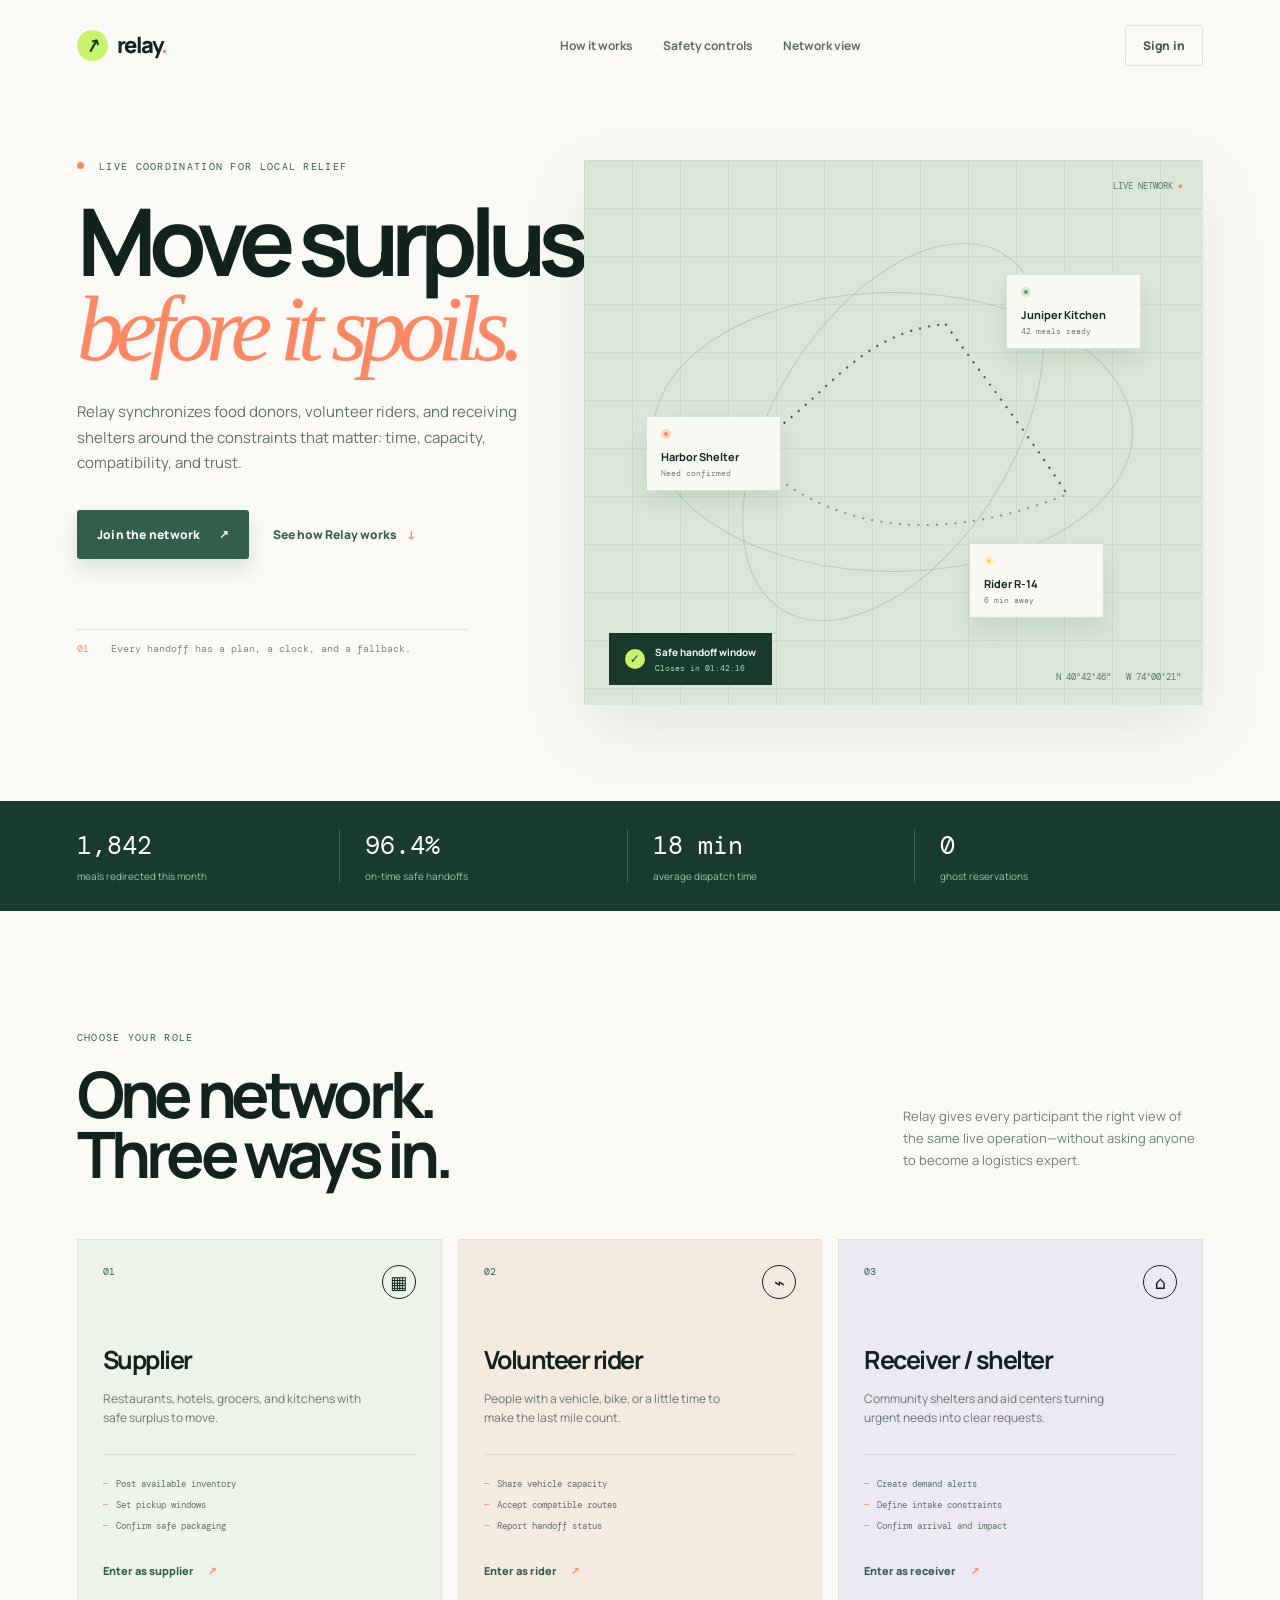
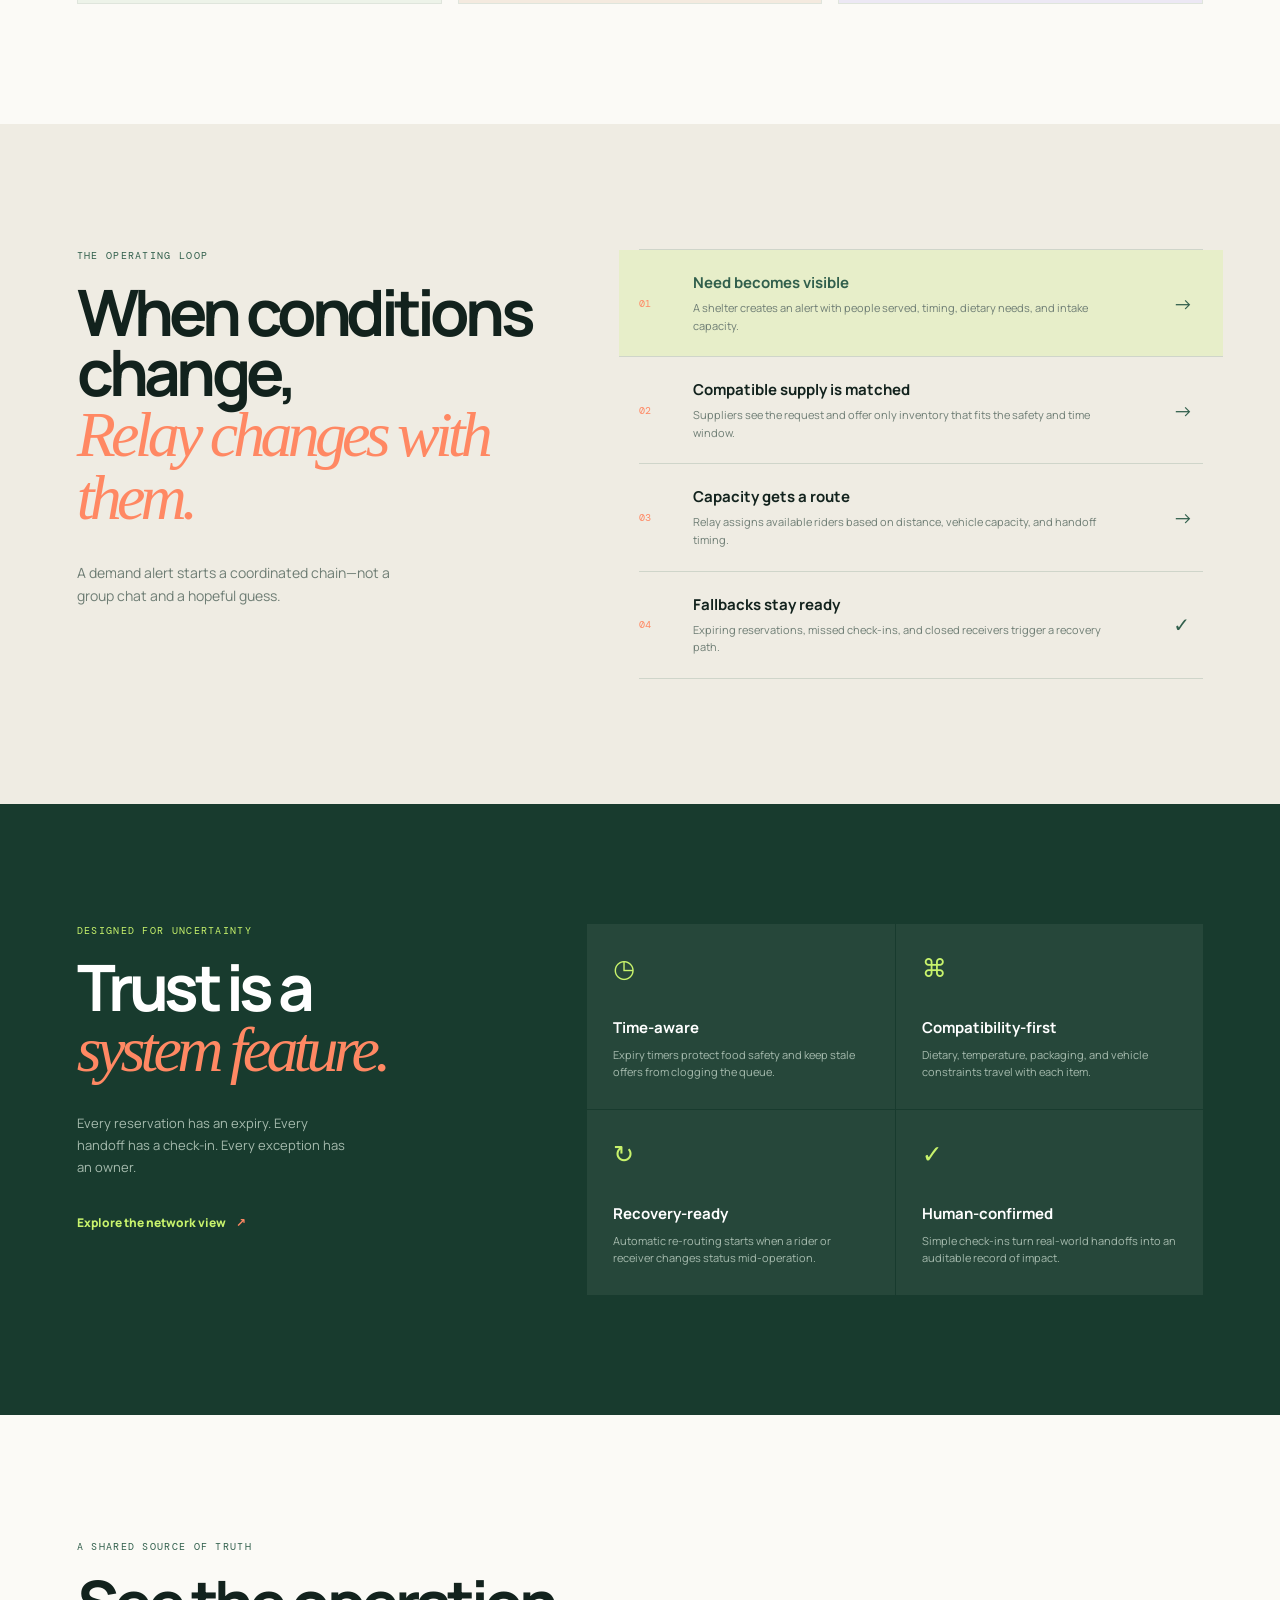
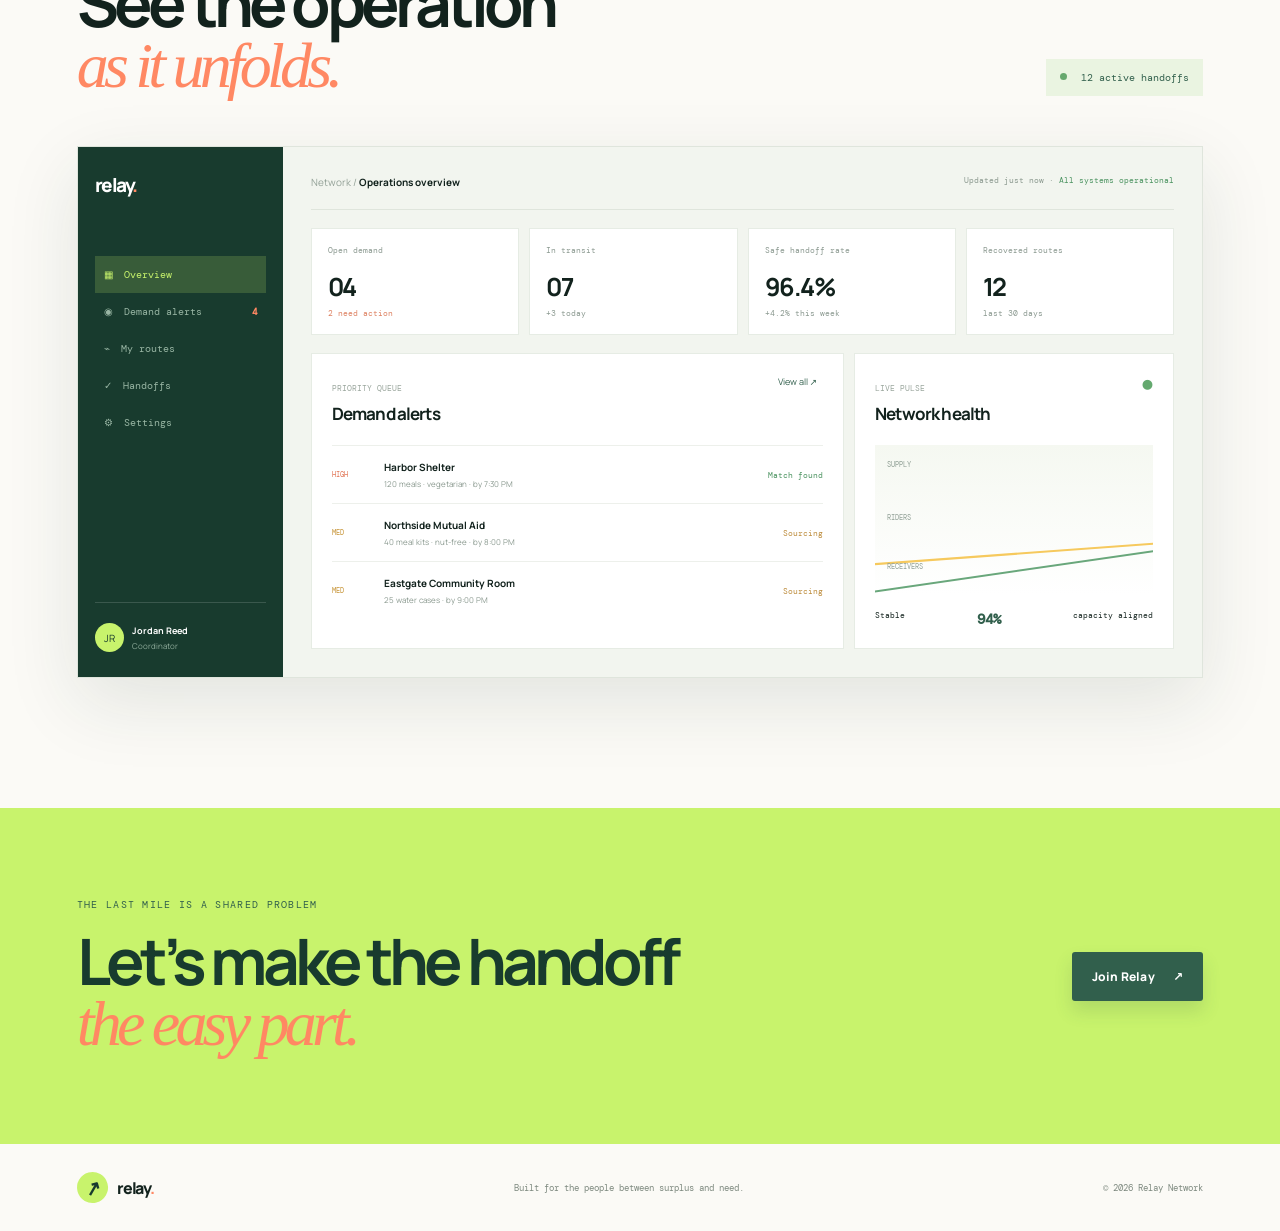
<file: index.html>
<!doctype html>
<html lang="en">
  <head>
    <meta charset="UTF-8" />
    <meta name="viewport" content="width=device-width, initial-scale=1.0" />
    <meta
      name="description"
      content="Relay is a real-time coordination platform for safe, time-critical surplus food and aid redistribution."
    />
    <title>Relay | Last-mile aid coordination</title>
    <link rel="preconnect" href="https://fonts.googleapis.com" />
    <link rel="preconnect" href="https://fonts.gstatic.com" crossorigin />
    <link
      href="https://fonts.googleapis.com/css2?family=DM+Mono:wght@400;500&family=Manrope:wght@400;500;600;700;800&display=swap"
      rel="stylesheet"
    />
    <link rel="stylesheet" href="styles.css" />
  </head>
  <body>
    <div class="app-shell">
      <header class="topbar">
        <a class="brand" href="#home" aria-label="Relay home">
          <span class="brand-mark" aria-hidden="true">↗</span>
          <span>relay<span class="brand-dot">.</span></span>
        </a>
        <nav class="main-nav" aria-label="Primary navigation">
          <a href="#how-it-works">How it works</a>
          <a href="#safety">Safety controls</a>
          <a href="#network">Network view</a>
        </nav>
        <button class="button button-ghost" data-open-auth="signin">Sign in</button>
      </header>

      <main>
        <section class="hero section-pad" id="home">
          <div class="hero-copy">
            <div class="eyebrow"><span class="live-dot"></span> Live coordination for local relief</div>
            <h1>Move surplus<br /><em>before it spoils.</em></h1>
            <p class="hero-lede">
              Relay synchronizes food donors, volunteer riders, and receiving shelters around the constraints that matter:
              time, capacity, compatibility, and trust.
            </p>
            <div class="hero-actions">
              <a class="button button-primary" href="#roles">Join the network <span>↗</span></a>
              <a class="text-link" href="#how-it-works">See how Relay works <span>↓</span></a>
            </div>
            <div class="hero-note"><span>01</span> Every handoff has a plan, a clock, and a fallback.</div>
          </div>

          <div class="hero-visual" aria-label="Live relay network preview">
            <div class="visual-grid"></div>
            <div class="map-orbit orbit-one"></div>
            <div class="map-orbit orbit-two"></div>
            <div class="network-node node-shelter"><span class="node-pulse"></span><strong>Harbor Shelter</strong><small>Need confirmed</small></div>
            <div class="network-node node-donor"><span class="node-pulse pulse-green"></span><strong>Juniper Kitchen</strong><small>42 meals ready</small></div>
            <div class="network-node node-rider"><span class="node-pulse pulse-orange"></span><strong>Rider R-14</strong><small>6 min away</small></div>
            <svg class="route-lines" viewBox="0 0 600 480" role="presentation">
              <path d="M155 255 C230 220, 255 145, 350 135" />
              <path d="M350 135 C390 190, 425 235, 468 300" />
              <path d="M155 255 C225 330, 330 355, 468 300" class="route-muted" />
            </svg>
            <div class="visual-status"><span class="status-icon">✓</span><div><b>Safe handoff window</b><small>Closes in 01:42:16</small></div></div>
            <div class="visual-label label-top">LIVE NETWORK <span>●</span></div>
            <div class="visual-label label-bottom">N 40°42'46" &nbsp; W 74°00'21"</div>
          </div>
        </section>

        <section class="metric-strip section-pad" aria-label="Relay impact metrics">
          <div class="metric"><strong>1,842</strong><span>meals redirected this month</span></div>
          <div class="metric"><strong>96.4%</strong><span>on-time safe handoffs</span></div>
          <div class="metric"><strong>18 min</strong><span>average dispatch time</span></div>
          <div class="metric"><strong>0</strong><span>ghost reservations</span></div>
        </section>

        <section class="roles section-pad" id="roles">
          <div class="section-heading">
            <div><div class="eyebrow">Choose your role</div><h2>One network.<br />Three ways in.</h2></div>
            <p>Relay gives every participant the right view of the same live operation—without asking anyone to become a logistics expert.</p>
          </div>
          <div class="role-grid">
            <article class="role-card role-supplier">
              <div class="card-topline"><span class="role-number">01</span><span class="role-icon">▦</span></div>
              <h3>Supplier</h3><p>Restaurants, hotels, grocers, and kitchens with safe surplus to move.</p>
              <ul><li>Post available inventory</li><li>Set pickup windows</li><li>Confirm safe packaging</li></ul>
              <button class="card-link" data-open-auth="signup" data-role="supplier">Enter as supplier <span>↗</span></button>
            </article>
            <article class="role-card role-rider">
              <div class="card-topline"><span class="role-number">02</span><span class="role-icon">⌁</span></div>
              <h3>Volunteer rider</h3><p>People with a vehicle, bike, or a little time to make the last mile count.</p>
              <ul><li>Share vehicle capacity</li><li>Accept compatible routes</li><li>Report handoff status</li></ul>
              <button class="card-link" data-open-auth="signup" data-role="rider">Enter as rider <span>↗</span></button>
            </article>
            <article class="role-card role-receiver">
              <div class="card-topline"><span class="role-number">03</span><span class="role-icon">⌂</span></div>
              <h3>Receiver / shelter</h3><p>Community shelters and aid centers turning urgent needs into clear requests.</p>
              <ul><li>Create demand alerts</li><li>Define intake constraints</li><li>Confirm arrival and impact</li></ul>
              <button class="card-link" data-open-auth="signup" data-role="receiver">Enter as receiver <span>↗</span></button>
            </article>
          </div>
        </section>

        <section class="workflow section-pad" id="how-it-works">
          <div class="workflow-intro"><div class="eyebrow">The operating loop</div><h2>When conditions change,<br /><em>Relay changes with them.</em></h2><p>A demand alert starts a coordinated chain—not a group chat and a hopeful guess.</p></div>
          <div class="workflow-list">
            <div class="workflow-step active"><span>01</span><div><h3>Need becomes visible</h3><p>A shelter creates an alert with people served, timing, dietary needs, and intake capacity.</p></div><b>→</b></div>
            <div class="workflow-step"><span>02</span><div><h3>Compatible supply is matched</h3><p>Suppliers see the request and offer only inventory that fits the safety and time window.</p></div><b>→</b></div>
            <div class="workflow-step"><span>03</span><div><h3>Capacity gets a route</h3><p>Relay assigns available riders based on distance, vehicle capacity, and handoff timing.</p></div><b>→</b></div>
            <div class="workflow-step"><span>04</span><div><h3>Fallbacks stay ready</h3><p>Expiring reservations, missed check-ins, and closed receivers trigger a recovery path.</p></div><b>✓</b></div>
          </div>
        </section>

        <section class="safety section-pad" id="safety">
          <div class="safety-callout"><div class="eyebrow">Designed for uncertainty</div><h2>Trust is a<br /><em>system feature.</em></h2><p>Every reservation has an expiry. Every handoff has a check-in. Every exception has an owner.</p><a class="text-link" href="#network">Explore the network view <span>↗</span></a></div>
          <div class="safety-grid">
            <div class="safety-item"><span class="safety-symbol">◷</span><div><h3>Time-aware</h3><p>Expiry timers protect food safety and keep stale offers from clogging the queue.</p></div></div>
            <div class="safety-item"><span class="safety-symbol">⌘</span><div><h3>Compatibility-first</h3><p>Dietary, temperature, packaging, and vehicle constraints travel with each item.</p></div></div>
            <div class="safety-item"><span class="safety-symbol">↻</span><div><h3>Recovery-ready</h3><p>Automatic re-routing starts when a rider or receiver changes status mid-operation.</p></div></div>
            <div class="safety-item"><span class="safety-symbol">✓</span><div><h3>Human-confirmed</h3><p>Simple check-ins turn real-world handoffs into an auditable record of impact.</p></div></div>
          </div>
        </section>

        <section class="dashboard-preview section-pad" id="network">
          <div class="dashboard-heading"><div><div class="eyebrow">A shared source of truth</div><h2>See the operation<br /><em>as it unfolds.</em></h2></div><div class="live-chip"><span class="live-dot"></span> 12 active handoffs</div></div>
          <div class="dashboard-shell">
            <aside class="dashboard-sidebar"><div class="mini-brand">relay<span>.</span></div><div class="dash-nav active">▦ <span>Overview</span></div><div class="dash-nav">◉ <span>Demand alerts</span><b>4</b></div><div class="dash-nav">⌁ <span>My routes</span></div><div class="dash-nav">✓ <span>Handoffs</span></div><div class="dash-nav">⚙ <span>Settings</span></div><div class="sidebar-user"><span class="avatar">JR</span><div><b>Jordan Reed</b><small>Coordinator</small></div></div></aside>
            <div class="dashboard-main"><div class="dashboard-toolbar"><div><span class="crumb">Network /</span> <b>Operations overview</b></div><span class="updated">Updated just now · <span class="green-text">All systems operational</span></span></div><div class="dashboard-stat-grid"><div class="dash-stat"><span>Open demand</span><strong>04</strong><small class="orange-text">2 need action</small></div><div class="dash-stat"><span>In transit</span><strong>07</strong><small class="green-text">+3 today</small></div><div class="dash-stat"><span>Safe handoff rate</span><strong>96.4%</strong><small class="green-text">+4.2% this week</small></div><div class="dash-stat"><span>Recovered routes</span><strong>12</strong><small>last 30 days</small></div></div><div class="dashboard-panels"><div class="panel request-panel"><div class="panel-header"><div><span class="panel-kicker">Priority queue</span><h3>Demand alerts</h3></div><button class="small-button">View all ↗</button></div><div class="request-row"><span class="priority high">HIGH</span><div><b>Harbor Shelter</b><small>120 meals · vegetarian · by 7:30 PM</small></div><span class="row-status">Match found</span></div><div class="request-row"><span class="priority medium">MED</span><div><b>Northside Mutual Aid</b><small>40 meal kits · nut-free · by 8:00 PM</small></div><span class="row-status pending">Sourcing</span></div><div class="request-row"><span class="priority medium">MED</span><div><b>Eastgate Community Room</b><small>25 water cases · by 9:00 PM</small></div><span class="row-status pending">Sourcing</span></div></div><div class="panel pulse-panel"><div class="panel-header"><div><span class="panel-kicker">Live pulse</span><h3>Network health</h3></div><span class="health-dot">●</span></div><div class="pulse-chart"><div class="chart-line"></div><span class="chart-label label-a">SUPPLY</span><span class="chart-label label-b">RIDERS</span><span class="chart-label label-c">RECEIVERS</span></div><div class="pulse-footer"><span>Stable</span><b>94%</b><span>capacity aligned</span></div></div></div></div>
          </div>
        </section>

        <section class="final-cta section-pad"><div><div class="eyebrow">The last mile is a shared problem</div><h2>Let’s make the handoff<br /><em>the easy part.</em></h2></div><button class="button button-primary" data-open-auth="signup">Join Relay <span>↗</span></button></section>
      </main>

      <footer class="footer section-pad"><div class="brand"><span class="brand-mark">↗</span><span>relay<span class="brand-dot">.</span></span></div><span>Built for the people between surplus and need.</span><span>© 2026 Relay Network</span></footer>
    </div>

    <div class="modal-backdrop" id="auth-modal" hidden>
      <div class="auth-modal" role="dialog" aria-modal="true" aria-labelledby="auth-title">
        <button class="modal-close" data-close-auth aria-label="Close">×</button>
        <div class="eyebrow">Relay network access</div><h2 id="auth-title">Welcome to <em>Relay.</em></h2><p class="modal-copy">Choose your role to continue into the right operating view.</p>
        <div class="auth-tabs"><button class="auth-tab active" data-auth-tab="signin">Sign in</button><button class="auth-tab" data-auth-tab="signup">Create account</button></div>
        <form id="auth-form"><label>Email address<input type="email" placeholder="you@example.org" required /></label><label>Password<input type="password" placeholder="••••••••" required /></label><label class="role-select-label">I am joining as<select id="role-select"><option value="supplier">A supplier</option><option value="rider">A volunteer rider</option><option value="receiver">A receiver / shelter</option></select></label><button class="button button-primary form-submit" type="submit"><span id="auth-submit-label">Sign in</span><span>↗</span></button></form><p class="form-note" id="form-note">Demo mode: no account is created yet.</p>
      </div>
    </div>

    <div class="toast" id="toast" role="status" aria-live="polite"></div>
    <script src="app.js"></script>
  </body>
</html>
</file>
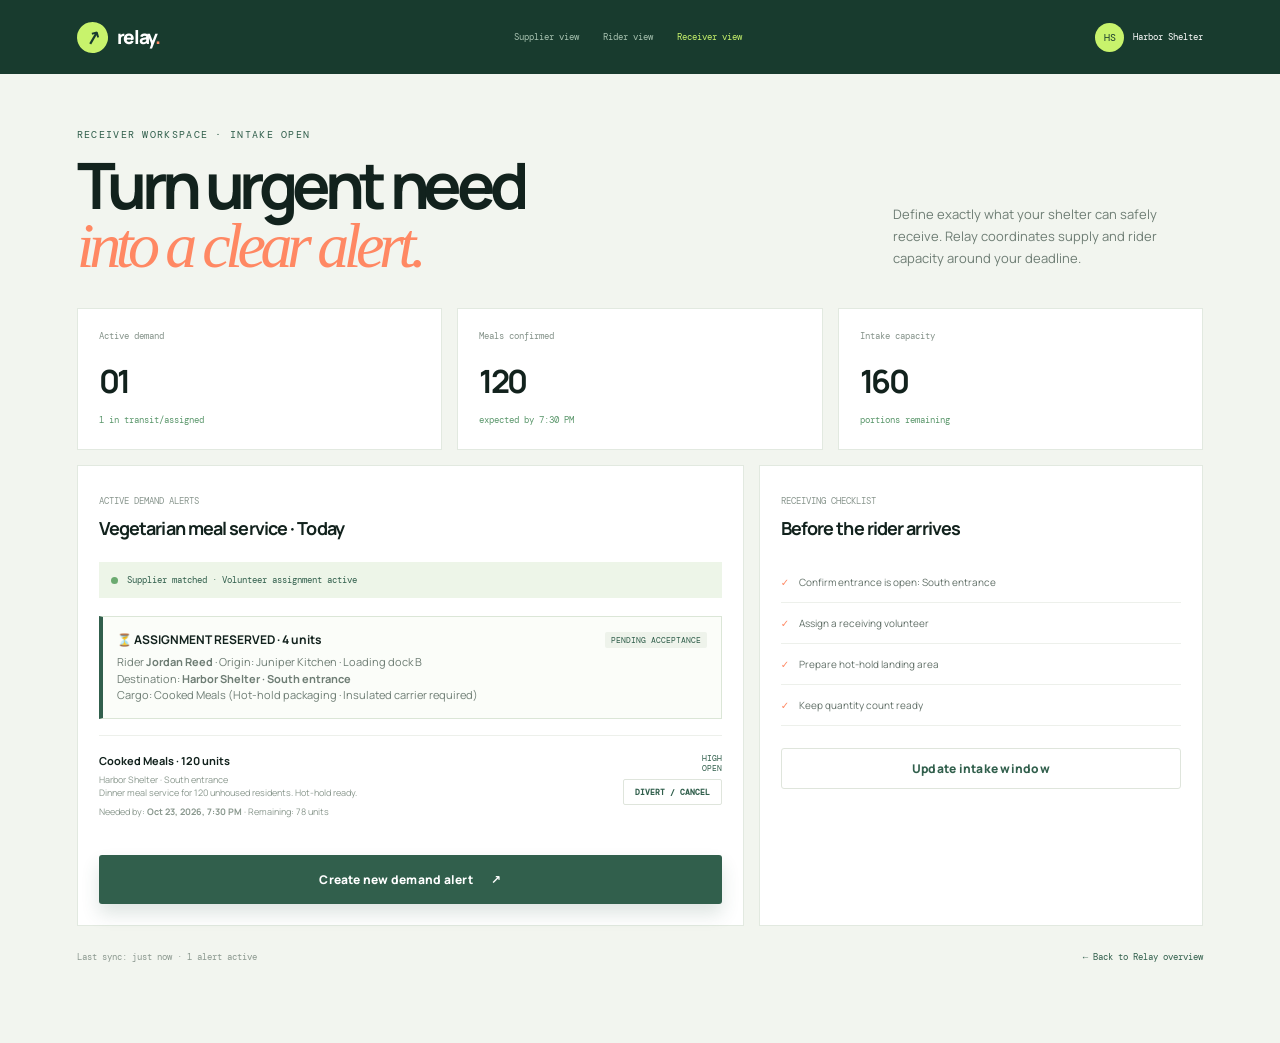
<file: receiver.html>
<!doctype html>
<html lang="en">
  <head>
    <meta charset="UTF-8" />
    <meta name="viewport" content="width=device-width, initial-scale=1.0" />
    <title>Receiver dashboard | Relay</title>
    <link rel="preconnect" href="https://fonts.googleapis.com" />
    <link rel="preconnect" href="https://fonts.gstatic.com" crossorigin />
    <link href="https://fonts.googleapis.com/css2?family=DM+Mono:wght@400;500&family=Manrope:wght@400;500;600;700;800&display=swap" rel="stylesheet" />
    <link rel="stylesheet" href="styles.css" />
    <link rel="stylesheet" href="dashboards.css" />
  </head>
  <body class="dashboard-page">
    <header class="dashboard-topbar">
      <a class="brand" href="index.html"><span class="brand-mark">↗</span><span>relay<span class="brand-dot">.</span></span></a>
      <nav><a href="supplier.html">Supplier view</a><a href="rider.html">Rider view</a><a class="active" href="receiver.html">Receiver view</a></nav>
      <div class="user-pill"><span class="avatar">HS</span> Harbor Shelter</div>
    </header>

    <main class="dashboard-page-main">
      <div class="dashboard-page-heading">
        <div><div class="eyebrow eyebrow-dark">Receiver workspace · Intake open</div><h1>Turn urgent need<br /><em>into a clear alert.</em></h1></div>
        <p>Define exactly what your shelter can safely receive. Relay coordinates supply and rider capacity around your deadline.</p>
      </div>

      <div class="role-dashboard-grid">
        <div class="role-metric-card"><span>Active demand</span><strong id="active-demand-count">01</strong><small id="active-demand-sub">match in progress</small></div>
        <div class="role-metric-card"><span>Meals confirmed</span><strong id="meals-confirmed-count">120</strong><small id="meals-confirmed-sub">expected by 7:30 PM</small></div>
        <div class="role-metric-card"><span>Intake capacity</span><strong id="intake-capacity-count">160</strong><small id="intake-capacity-sub">portions remaining</small></div>
      </div>

      <div class="role-dashboard-layout">
        <section class="role-dashboard-panel">
          <span class="panel-caption">ACTIVE DEMAND ALERTS</span>
          <h2 id="active-demand-heading">Vegetarian meal service · Today</h2>
          <div class="status-banner" id="receiver-status-banner"><span></span> Supplier matched · Rider assignment in progress</div>
          <div id="receiver-tracking-area"></div>
          <div id="demand-alert-list"></div>
          <button class="button button-primary dashboard-action" id="create-demand-alert" type="button" style="margin-top:20px;width:100%">Create new demand alert <span>↗</span></button>
        </section>

        <aside class="role-dashboard-panel">
          <span class="panel-caption">RECEIVING CHECKLIST</span>
          <h2>Before the rider arrives</h2>
          <ul class="constraint-list" id="receiver-checklist">
            <li id="chk-entrance">Confirm south entrance is open</li>
            <li id="chk-staff">Assign a receiving volunteer</li>
            <li id="chk-hot-hold">Prepare hot-hold landing area</li>
            <li id="chk-count">Keep quantity count ready</li>
          </ul>
          <button class="button button-ghost dashboard-action" id="update-intake-btn" type="button" style="margin-top:22px;width:100%">Update intake window</button>
        </aside>
      </div>

      <div class="role-dashboard-footer"><span>Last sync: just now · <span id="active-demand-footer">1 alert active</span></span><a href="index.html">← Back to Relay overview</a></div>
    </main>

    <div class="demand-modal-backdrop" id="demand-alert-modal" hidden>
      <section class="demand-modal" role="dialog" aria-modal="true" aria-labelledby="demand-modal-title">
        <button class="demand-modal-close" id="close-demand-alert" type="button" aria-label="Close demand alert form">×</button>
        <div class="eyebrow eyebrow-dark">Receiver workspace · New request</div>
        <h2 id="demand-modal-title">Create a demand<br /><em>alert.</em></h2>
        <p class="demand-modal-intro">Give suppliers and riders the details they need to act safely before your receiving window closes.</p>

        <form id="demand-alert-form" novalidate>
          <div class="demand-form-grid">
            <label class="demand-field full-width" for="demand-category">Demand category <span>*</span>
              <select id="demand-category" name="category" required>
                <option value="">Select a category</option>
                <option>Cooked Meals</option>
                <option>Raw Rations</option>
                <option>Drinking Water</option>
                <option>Medical Supplies</option>
                <option>Infant Essentials</option>
                <option>Clothing &amp; Blankets</option>
                <option>Hygiene Kits</option>
                <option>Other</option>
              </select>
              <small class="field-error" data-error-for="demand-category"></small>
            </label>

            <label class="demand-field full-width" id="custom-category-field" for="custom-category" hidden>Custom category <span>*</span>
              <input id="custom-category" name="customCategory" type="text" maxlength="80" placeholder="e.g. Solar lanterns" />
              <small class="field-error" data-error-for="custom-category"></small>
            </label>

            <label class="demand-field" for="demand-quantity">Quantity needed <span>*</span>
              <input id="demand-quantity" name="quantity" type="number" min="1" step="1" inputmode="numeric" placeholder="e.g. 120" required />
              <small class="field-error" data-error-for="demand-quantity"></small>
            </label>

            <label class="demand-field" for="demand-urgency">Urgency <span>*</span>
              <select id="demand-urgency" name="urgency" required>
                <option value="">Select urgency</option>
                <option>Low</option><option>Medium</option><option>High</option><option>Critical</option>
              </select>
              <small class="field-error" data-error-for="demand-urgency"></small>
            </label>

            <label class="demand-field full-width" for="demand-location">Location / receiving area <span>*</span>
              <input id="demand-location" name="location" type="text" maxlength="160" placeholder="Address, shelter name, or neighborhood" required />
              <small class="field-error" data-error-for="demand-location"></small>
            </label>

            <label class="demand-field full-width" for="demand-deadline">Required receiving time / deadline <span>*</span>
              <input id="demand-deadline" name="deadline" type="datetime-local" required />
              <small class="field-error" data-error-for="demand-deadline"></small>
            </label>

            <label class="demand-field full-width" for="demand-reason">Emergency reason <span>*</span>
              <textarea id="demand-reason" name="reason" rows="4" maxlength="500" placeholder="Tell suppliers and riders why this request is urgent and who it will support." required></textarea>
              <small class="field-error" data-error-for="demand-reason"></small>
            </label>
          </div>

          <div class="demand-form-feedback" id="demand-form-feedback" role="status" aria-live="polite"></div>
          <div class="demand-form-actions"><button class="button button-ghost" id="cancel-demand-alert" type="button">Cancel</button><button class="button button-primary" id="submit-demand-alert" type="submit"><span id="submit-demand-label">Create demand alert</span><span>↗</span></button></div>
        </form>
      </section>
    </div>

    <!-- Intake Window & Capacity Update Modal -->
    <div class="demand-modal-backdrop" id="intake-modal" hidden>
      <section class="demand-modal" role="dialog" aria-modal="true" aria-labelledby="intake-modal-title">
        <button class="demand-modal-close" id="close-intake-modal" type="button" aria-label="Close intake modal">×</button>
        <div class="eyebrow eyebrow-dark">Receiver workspace · Capacity &amp; Intake</div>
        <h2 id="intake-modal-title">Update intake<br /><em>window.</em></h2>
        <p class="demand-modal-intro">Keep suppliers and incoming riders updated on your receiving capacity and intake constraints.</p>

        <form id="intake-form" novalidate>
          <div class="demand-form-grid">
            <label class="demand-field" for="intake-capacity-input">Remaining Intake Capacity <span>*</span>
              <input id="intake-capacity-input" name="intakeCapacity" type="number" min="0" step="1" required />
              <small class="field-error" data-error-for="intake-capacity-input"></small>
            </label>

            <label class="demand-field" for="intake-status-select">Shelter Operating Status <span>*</span>
              <select id="intake-status-select" name="status" required>
                <option value="Intake Open">Intake Open</option>
                <option value="Intake Full / Divert Requests">Intake Full / Divert Requests</option>
                <option value="Shelter Closed">Shelter Closed</option>
              </select>
              <small class="field-error" data-error-for="intake-status-select"></small>
            </label>

            <label class="demand-field full-width" for="intake-window-input">Receiving Window <span>*</span>
              <input id="intake-window-input" name="intakeWindow" type="text" placeholder="e.g. 6:45–7:30 PM" required />
              <small class="field-error" data-error-for="intake-window-input"></small>
            </label>

            <label class="demand-field full-width" for="intake-entrance-input">Receiving Entrance / Location Note
              <input id="intake-entrance-input" name="entrance" type="text" placeholder="e.g. South entrance · 4 volunteers ready" />
            </label>
          </div>

          <div class="demand-form-feedback" id="intake-form-feedback" role="status" aria-live="polite"></div>
          <div class="demand-form-actions">
            <button class="button button-ghost" id="cancel-intake-modal" type="button">Cancel</button>
            <button class="button button-primary" id="submit-intake-btn" type="submit"><span>Save intake settings</span><span>↗</span></button>
          </div>
        </form>
      </section>
    </div>

    <div class="toast" id="demand-toast" role="status" aria-live="polite"></div>
    <script src="relay-store.js"></script>
    <script src="receiver.js"></script>
  </body>
</html>
</file>
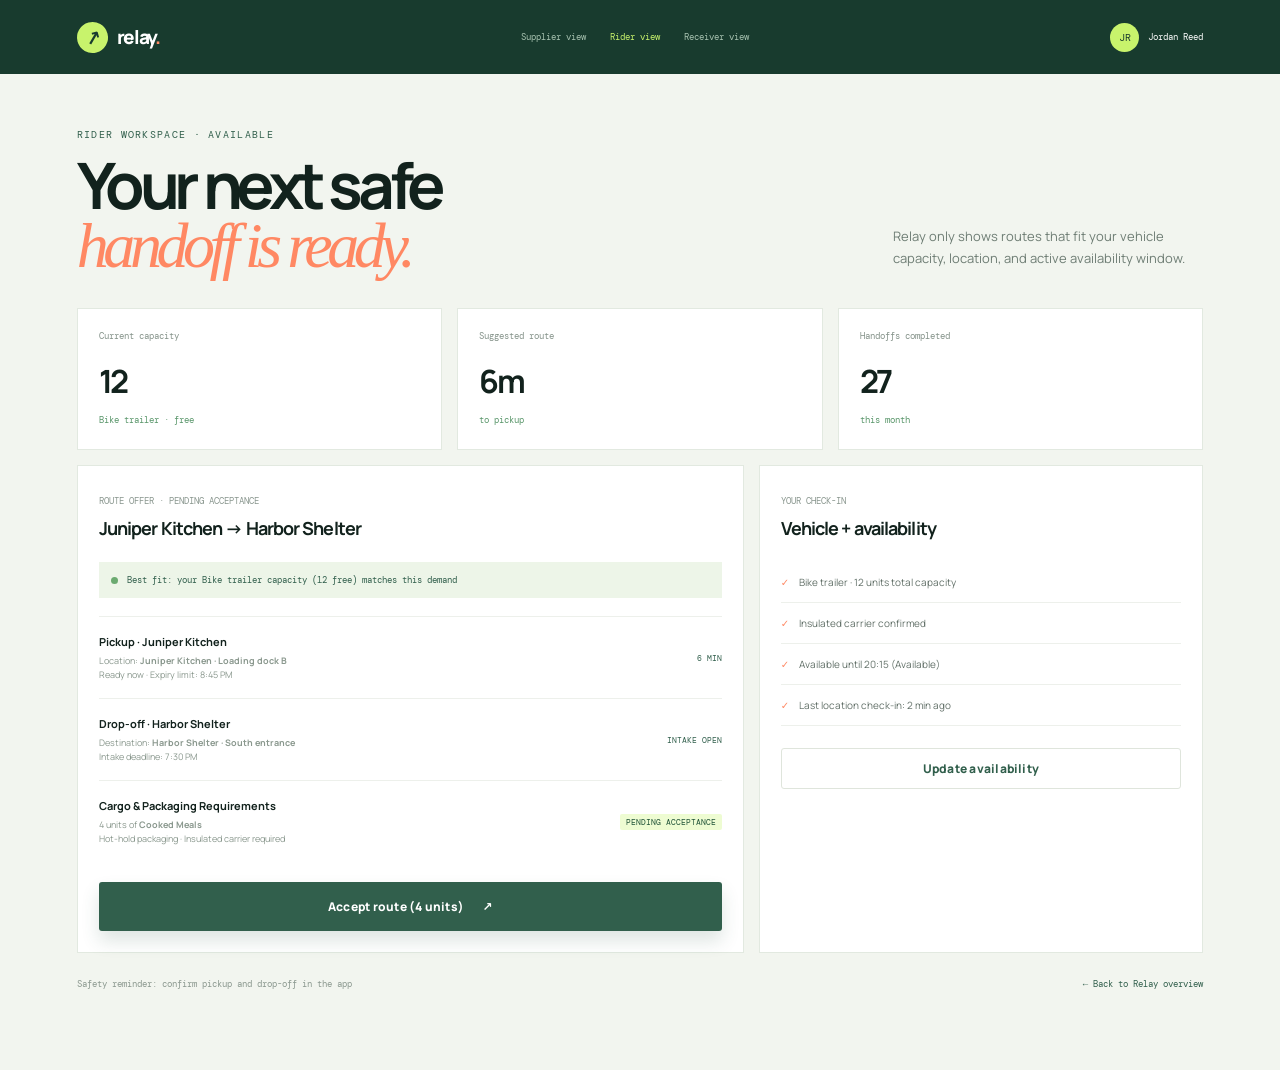
<file: rider.html>
<!doctype html>
<html lang="en">
  <head>
    <meta charset="UTF-8" />
    <meta name="viewport" content="width=device-width, initial-scale=1.0" />
    <title>Rider dashboard | Relay</title>
    <link rel="preconnect" href="https://fonts.googleapis.com" />
    <link rel="preconnect" href="https://fonts.gstatic.com" crossorigin />
    <link
      href="https://fonts.googleapis.com/css2?family=DM+Mono:wght@400;500&family=Manrope:wght@400;500;600;700;800&display=swap"
      rel="stylesheet"
    />
    <link rel="stylesheet" href="styles.css" />
    <link rel="stylesheet" href="dashboards.css" />
  </head>
  <body class="dashboard-page">
    <header class="dashboard-topbar">
      <a class="brand" href="index.html">
        <span class="brand-mark">↗</span>
        <span>relay<span class="brand-dot">.</span></span>
      </a>
      <nav>
        <a href="supplier.html">Supplier view</a>
        <a class="active" href="rider.html">Rider view</a>
        <a href="receiver.html">Receiver view</a>
      </nav>
      <div class="user-pill"><span class="avatar" id="rider-avatar">JR</span> <span id="rider-header-name">Jordan Reed</span></div>
    </header>

    <main class="dashboard-page-main">
      <div class="dashboard-page-heading">
        <div>
          <div class="eyebrow eyebrow-dark" id="rider-workspace-eyebrow">Rider workspace · Available</div>
          <h1>Your next safe<br /><em>handoff is ready.</em></h1>
        </div>
        <p>Relay only shows routes that fit your vehicle capacity, location, and active availability window.</p>
      </div>

      <div class="role-dashboard-grid">
        <div class="role-metric-card">
          <span>Current capacity</span>
          <strong id="rider-current-capacity">08</strong>
          <small id="rider-capacity-unit">meal units free</small>
        </div>
        <div class="role-metric-card">
          <span>Suggested route</span>
          <strong id="rider-suggested-route">6m</strong>
          <small id="rider-route-sub">to pickup</small>
        </div>
        <div class="role-metric-card">
          <span>Handoffs completed</span>
          <strong id="rider-handoffs-completed">27</strong>
          <small>this month</small>
        </div>
      </div>

      <div class="role-dashboard-layout">
        <section class="role-dashboard-panel">
          <span class="panel-caption" id="route-panel-caption">ROUTE OFFER · ACTIVE</span>
          <h2 id="route-heading">Juniper Kitchen → Harbor Shelter</h2>
          <div class="status-banner" id="rider-status-banner">
            <span></span> Best fit: your capacity and route match this demand
          </div>

          <div id="rider-recalculation-notice"></div>
          <div id="rider-route-details"></div>
          <div id="rider-route-actions" style="margin-top:20px;"></div>
        </section>

        <aside class="role-dashboard-panel">
          <span class="panel-caption">YOUR CHECK-IN</span>
          <h2>Vehicle + availability</h2>
          <ul class="constraint-list" id="rider-constraint-list">
            <li id="rider-info-vehicle">Bike trailer · 12 meal units</li>
            <li id="rider-info-carrier">Insulated carrier confirmed</li>
            <li id="rider-info-window">Available until 8:15 PM</li>
            <li id="rider-info-checkin">Last location check-in: 2 min ago</li>
          </ul>

          <button class="button button-ghost dashboard-action" id="update-availability-btn" type="button" style="margin-top:22px;width:100%">
            Update availability
          </button>
        </aside>
      </div>

      <div class="role-dashboard-footer">
        <span id="rider-footer-status">Safety reminder: confirm pickup and drop-off in the app</span>
        <a href="index.html">← Back to Relay overview</a>
      </div>
    </main>

    <!-- Update Availability Modal -->
    <div class="demand-modal-backdrop" id="availability-modal" hidden>
      <section class="demand-modal" role="dialog" aria-modal="true" aria-labelledby="availability-modal-title">
        <button class="demand-modal-close" id="close-availability-modal" type="button" aria-label="Close availability modal">×</button>
        <div class="eyebrow eyebrow-dark">Volunteer rider · Shift &amp; Capacity</div>
        <h2 id="availability-modal-title">Update<br /><em>availability.</em></h2>
        <p class="demand-modal-intro">Set your active transport capacity and shift hours so suppliers can route feasible aid packages to you.</p>

        <form id="availability-form" novalidate>
          <div class="demand-form-grid">
            <label class="demand-field" for="avail-capacity-input">Vehicle Cargo Capacity (Units) <span>*</span>
              <input id="avail-capacity-input" name="capacityUnits" type="number" min="1" step="1" required />
              <small class="field-error" data-error-for="avail-capacity-input"></small>
            </label>

            <label class="demand-field" for="avail-status-select">Availability Status <span>*</span>
              <select id="avail-status-select" name="availabilityStatus" required>
                <option value="Available">Available (Accepting Routes)</option>
                <option value="Busy">Busy (On Active Route)</option>
                <option value="Offline">Offline (End Shift)</option>
              </select>
              <small class="field-error" data-error-for="avail-status-select"></small>
            </label>

            <label class="demand-field" for="avail-until-input">Available Until (Time) <span>*</span>
              <input id="avail-until-input" name="availableUntil" type="time" required />
              <small class="field-error" data-error-for="avail-until-input"></small>
            </label>

            <label class="demand-field" for="avail-vehicle-select">Vehicle Type <span>*</span>
              <select id="avail-vehicle-select" name="vehicleType" required>
                <option value="Bike trailer">Bicycle with Trailer</option>
                <option value="Cargo Bike">Cargo E-Bike</option>
                <option value="Car">Passenger Car / Trunk</option>
                <option value="Cargo Van">Cargo Van</option>
                <option value="On Foot">On Foot / Rolling Carrier</option>
              </select>
              <small class="field-error" data-error-for="avail-vehicle-select"></small>
            </label>
          </div>

          <div class="demand-form-feedback" id="availability-form-feedback" role="status" aria-live="polite"></div>
          <div class="demand-form-actions">
            <button class="button button-ghost" id="cancel-availability-modal" type="button">Cancel</button>
            <button class="button button-primary" id="submit-availability-btn" type="submit">
              <span id="submit-availability-label">Save availability</span><span>↗</span>
            </button>
          </div>
        </form>
      </section>
    </div>

    <div class="toast" id="rider-toast" role="status" aria-live="polite"></div>
    <script src="relay-store.js"></script>
    <script src="rider.js"></script>
  </body>
</html>
</file>
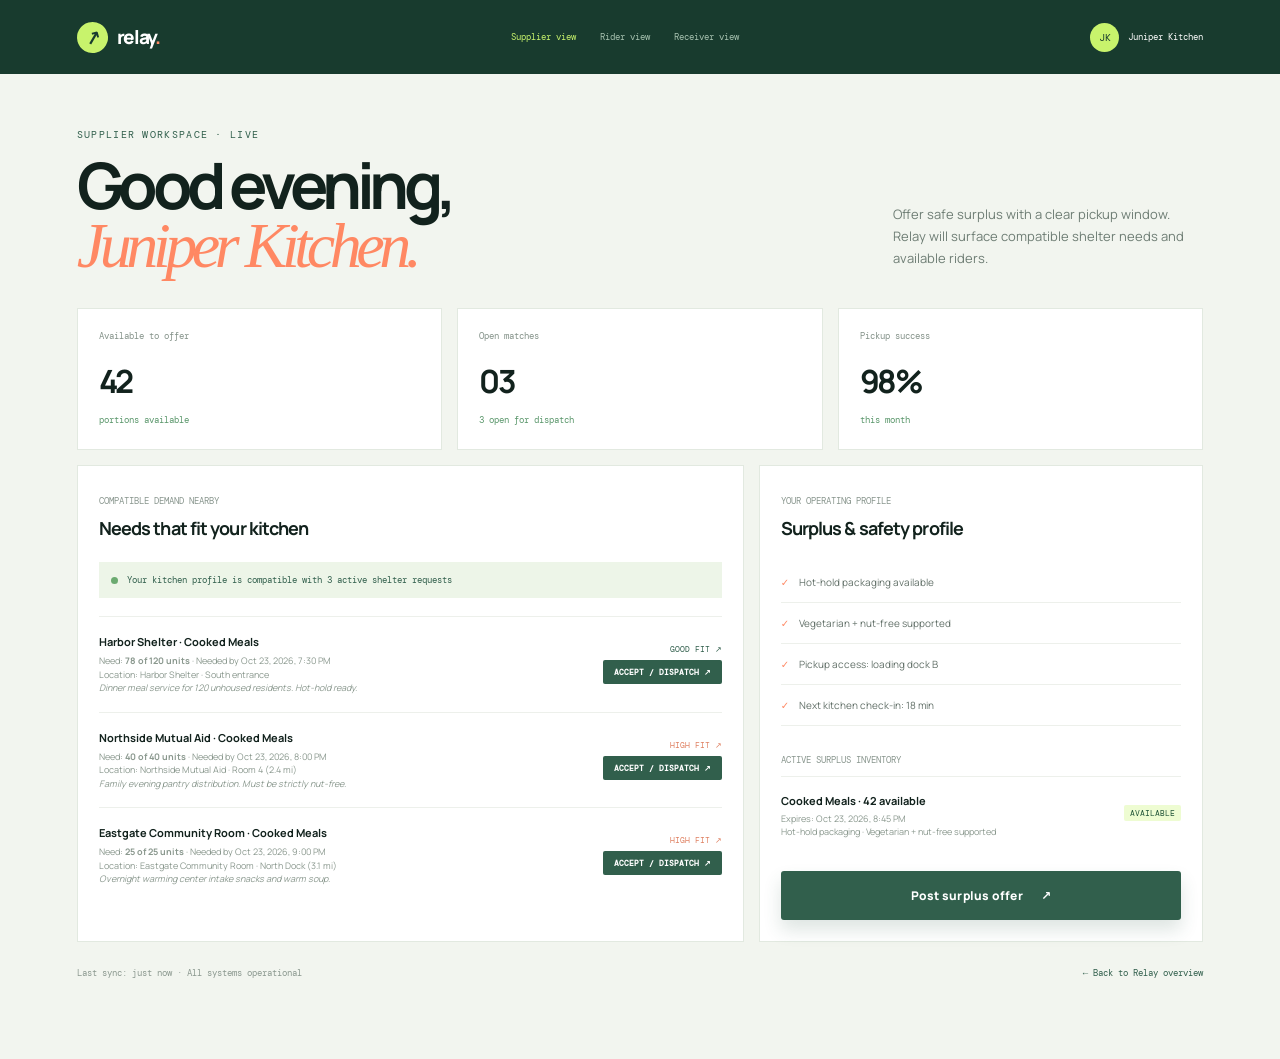
<file: supplier.html>
<!doctype html>
<html lang="en">
  <head>
    <meta charset="UTF-8" />
    <meta name="viewport" content="width=device-width, initial-scale=1.0" />
    <title>Supplier dashboard | Relay</title>
    <link rel="preconnect" href="https://fonts.googleapis.com" />
    <link rel="preconnect" href="https://fonts.gstatic.com" crossorigin />
    <link
      href="https://fonts.googleapis.com/css2?family=DM+Mono:wght@400;500&family=Manrope:wght@400;500;600;700;800&display=swap"
      rel="stylesheet"
    />
    <link rel="stylesheet" href="styles.css" />
    <link rel="stylesheet" href="dashboards.css" />
  </head>
  <body class="dashboard-page">
    <header class="dashboard-topbar">
      <a class="brand" href="index.html">
        <span class="brand-mark">↗</span>
        <span>relay<span class="brand-dot">.</span></span>
      </a>
      <nav>
        <a class="active" href="supplier.html">Supplier view</a>
        <a href="rider.html">Rider view</a>
        <a href="receiver.html">Receiver view</a>
      </nav>
      <div class="user-pill"><span class="avatar">JK</span> Juniper Kitchen</div>
    </header>

    <main class="dashboard-page-main">
      <div class="dashboard-page-heading">
        <div>
          <div class="eyebrow eyebrow-dark">Supplier workspace · Live</div>
          <h1>Good evening,<br /><em>Juniper Kitchen.</em></h1>
        </div>
        <p>Offer safe surplus with a clear pickup window. Relay will surface compatible shelter needs and available riders.</p>
      </div>

      <div class="role-dashboard-grid">
        <div class="role-metric-card">
          <span>Available to offer</span>
          <strong id="supplier-available-offer">42</strong>
          <small id="supplier-available-unit">meal portions</small>
        </div>
        <div class="role-metric-card">
          <span>Open matches</span>
          <strong id="supplier-open-matches">03</strong>
          <small id="supplier-action-needed">2 need action</small>
        </div>
        <div class="role-metric-card">
          <span>Pickup success</span>
          <strong id="supplier-pickup-success">98%</strong>
          <small>this month</small>
        </div>
      </div>

      <div class="role-dashboard-layout">
        <section class="role-dashboard-panel">
          <span class="panel-caption">COMPATIBLE DEMAND NEARBY</span>
          <h2>Needs that fit your kitchen</h2>
          <div class="status-banner" id="supplier-status-banner">
            <span></span> Your kitchen profile is compatible with 4 active requests
          </div>
          <div id="supplier-demand-list"></div>
        </section>

        <aside class="role-dashboard-panel">
          <span class="panel-caption">YOUR OPERATING PROFILE</span>
          <h2>Surplus &amp; safety profile</h2>
          <ul class="constraint-list" id="supplier-constraint-list">
            <li>Hot-hold packaging available</li>
            <li>Vegetarian + nut-free supported</li>
            <li id="supplier-pickup-dock">Pickup access: loading dock B</li>
            <li>Next kitchen check-in: 18 min</li>
          </ul>

          <div style="margin-top:20px;">
            <span class="panel-caption">ACTIVE SURPLUS INVENTORY</span>
            <div id="supplier-surplus-list" style="margin-top:8px;"></div>
          </div>

          <button class="button button-primary dashboard-action" id="post-surplus-btn" type="button" style="margin-top:22px;width:100%">
            Post surplus offer <span>↗</span>
          </button>
        </aside>
      </div>

      <div class="role-dashboard-footer">
        <span id="supplier-footer-status">Last sync: just now · All systems operational</span>
        <a href="index.html">← Back to Relay overview</a>
      </div>
    </main>

    <!-- Post Surplus Offer Modal -->
    <div class="demand-modal-backdrop" id="surplus-modal" hidden>
      <section class="demand-modal" role="dialog" aria-modal="true" aria-labelledby="surplus-modal-title">
        <button class="demand-modal-close" id="close-surplus-modal" type="button" aria-label="Close surplus form">×</button>
        <div class="eyebrow eyebrow-dark">Supplier workspace · Surplus donation</div>
        <h2 id="surplus-modal-title">Post surplus<br /><em>offer.</em></h2>
        <p class="demand-modal-intro">Specify available portion quantity, safe-use window, and packaging details for quick dispatch to shelters.</p>

        <form id="surplus-form" novalidate>
          <div class="demand-form-grid">
            <label class="demand-field full-width" for="surplus-category">Surplus Category <span>*</span>
              <select id="surplus-category" name="category" required>
                <option value="">Select a category</option>
                <option value="Cooked Meals">Cooked Meals (Prepared)</option>
                <option value="Raw Rations">Raw Rations / Pantry</option>
                <option value="Drinking Water">Drinking Water</option>
                <option value="Medical Supplies">Medical Supplies</option>
                <option value="Infant Essentials">Infant Essentials</option>
                <option value="Clothing &amp; Blankets">Clothing &amp; Blankets</option>
                <option value="Hygiene Kits">Hygiene Kits</option>
                <option value="Other">Other</option>
              </select>
              <small class="field-error" data-error-for="surplus-category"></small>
            </label>

            <label class="demand-field full-width" id="custom-surplus-category-field" for="custom-surplus-category" hidden>Custom Category Name <span>*</span>
              <input id="custom-surplus-category" name="customCategory" type="text" placeholder="e.g. Fresh Bakery Loaves" />
              <small class="field-error" data-error-for="custom-surplus-category"></small>
            </label>

            <label class="demand-field" for="surplus-quantity">Available Quantity (Units/Portions) <span>*</span>
              <input id="surplus-quantity" name="quantity" type="number" min="1" step="1" inputmode="numeric" placeholder="e.g. 42" required />
              <small class="field-error" data-error-for="surplus-quantity"></small>
            </label>

            <label class="demand-field" for="surplus-expiry">Safe-use / Expiry Deadline <span>*</span>
              <input id="surplus-expiry" name="expiryDeadline" type="datetime-local" required />
              <small class="field-error" data-error-for="surplus-expiry"></small>
            </label>

            <label class="demand-field full-width" for="surplus-location">Pickup Location &amp; Access <span>*</span>
              <input id="surplus-location" name="location" type="text" placeholder="e.g. Juniper Kitchen · Loading dock B" required />
              <small class="field-error" data-error-for="surplus-location"></small>
            </label>

            <label class="demand-field full-width" for="surplus-handling">Handling &amp; Packaging Requirements <span>*</span>
              <input id="surplus-handling" name="handlingRequirements" type="text" placeholder="e.g. Hot-hold packaging · Vegetarian + nut-free supported" required />
              <small class="field-error" data-error-for="surplus-handling"></small>
            </label>
          </div>

          <div class="demand-form-feedback" id="surplus-form-feedback" role="status" aria-live="polite"></div>
          <div class="demand-form-actions">
            <button class="button button-ghost" id="cancel-surplus-modal" type="button">Cancel</button>
            <button class="button button-primary" id="submit-surplus-btn" type="submit">
              <span id="submit-surplus-label">Post surplus offer</span><span>↗</span>
            </button>
          </div>
        </form>
      </section>
    </div>

    <!-- Accept / Dispatch Request Modal -->
    <div class="demand-modal-backdrop" id="dispatch-modal" hidden>
      <section class="demand-modal" role="dialog" aria-modal="true" aria-labelledby="dispatch-modal-title">
        <button class="demand-modal-close" id="close-dispatch-modal" type="button" aria-label="Close dispatch modal">×</button>
        <div class="eyebrow eyebrow-dark">Matching engine · Dispatch &amp; Reservation</div>
        <h2 id="dispatch-modal-title">Accept &amp; dispatch<br /><em>request.</em></h2>
        <p class="demand-modal-intro">Pair your available surplus with this shelter demand and dispatch an eligible volunteer rider.</p>

        <form id="dispatch-form" novalidate>
          <div class="dispatch-detail-box" id="dispatch-demand-summary">
            <!-- Dynamic demand info populated by JS -->
          </div>

          <div class="demand-form-grid">
            <label class="demand-field full-width" for="dispatch-offer-select">Select Available Surplus Inventory <span>*</span>
              <select id="dispatch-offer-select" name="offerId" required>
                <!-- Populated dynamically -->
              </select>
              <small class="field-error" data-error-for="dispatch-offer-select"></small>
            </label>

            <label class="demand-field" for="dispatch-quantity-input">Quantity to Allocate <span>*</span>
              <input id="dispatch-quantity-input" name="quantity" type="number" min="1" step="1" required />
              <small class="field-error" data-error-for="dispatch-quantity-input"></small>
            </label>

            <label class="demand-field" for="dispatch-rider-select">Assign Volunteer Rider <span>*</span>
              <select id="dispatch-rider-select" name="riderId" required>
                <!-- Populated dynamically -->
              </select>
              <small class="field-error" data-error-for="dispatch-rider-select"></small>
            </label>
          </div>

          <div class="dispatch-detail-box" id="dispatch-constraint-check" style="margin-top:16px;">
            <!-- Live feasibility check -->
          </div>

          <div class="demand-form-feedback" id="dispatch-form-feedback" role="status" aria-live="polite"></div>
          <div class="demand-form-actions">
            <button class="button button-ghost" id="cancel-dispatch-modal" type="button">Cancel</button>
            <button class="button button-primary" id="submit-dispatch-btn" type="submit">
              <span id="submit-dispatch-label">Confirm &amp; dispatch assignment</span><span>↗</span>
            </button>
          </div>
        </form>
      </section>
    </div>

    <div class="toast" id="supplier-toast" role="status" aria-live="polite"></div>
    <script src="relay-store.js"></script>
    <script src="supplier.js"></script>
  </body>
</html>
</file>
<file: styles.css>
:root {
  --ink: #12221d;
  --muted: #6e7d74;
  --cream: #f6f5ef;
  --paper: #fbfaf6;
  --line: #dfe5dc;
  --green: #315f4c;
  --green-deep: #183b2e;
  --lime: #c8f36c;
  --orange: #ff8863;
  --yellow: #f6c95d;
  --shadow: 0 24px 70px rgba(30, 57, 42, .11);
}

* { box-sizing: border-box; }
html { scroll-behavior: smooth; }
body { margin: 0; color: var(--ink); background: var(--cream); font-family: Manrope, system-ui, sans-serif; }
button, input, select { font: inherit; }
button, a { -webkit-tap-highlight-color: transparent; }
a { color: inherit; text-decoration: none; }
.app-shell { overflow: hidden; }
.section-pad { padding-left: clamp(24px, 6vw, 96px); padding-right: clamp(24px, 6vw, 96px); }
.topbar { align-items: center; display: flex; height: 90px; justify-content: space-between; padding: 0 clamp(24px, 6vw, 96px); position: absolute; top: 0; width: 100%; z-index: 3; }
.brand { align-items: center; display: inline-flex; font-size: 22px; font-weight: 800; gap: 9px; letter-spacing: -.07em; }
.brand-mark { align-items: center; background: var(--lime); border-radius: 50%; color: var(--green-deep); display: inline-flex; font-size: 19px; height: 31px; justify-content: center; transform: rotate(-15deg); width: 31px; }
.brand-dot { color: var(--orange); }
.main-nav { display: flex; gap: 30px; margin-left: 130px; }
.main-nav a { color: #5f6c64; font-size: 12px; font-weight: 700; }
.main-nav a:hover, .text-link:hover { color: var(--green); }
.button { border: 0; border-radius: 3px; cursor: pointer; display: inline-flex; font-size: 12px; font-weight: 800; gap: 18px; justify-content: center; letter-spacing: .02em; padding: 16px 20px; transition: transform .2s, box-shadow .2s, background .2s; }
.button:hover { transform: translateY(-2px); }
.button-primary { background: var(--green); box-shadow: 0 10px 18px rgba(49, 95, 76, .16); color: #fff; }
.button-primary:hover { background: var(--green-deep); box-shadow: 0 14px 24px rgba(49, 95, 76, .22); }
.button-ghost { background: transparent; border: 1px solid var(--line); color: var(--green); padding: 11px 17px; }
.hero { background: var(--paper); display: grid; grid-template-columns: minmax(0, .9fr) minmax(440px, 1.1fr); min-height: 730px; padding-bottom: 96px; padding-top: 160px; }
.hero-copy { align-self: center; max-width: 600px; padding-bottom: 50px; }
.eyebrow { color: var(--green); font-family: "DM Mono", monospace; font-size: 10px; letter-spacing: .13em; text-transform: uppercase; }
.live-dot { background: var(--orange); border-radius: 50%; display: inline-block; height: 7px; margin-right: 8px; vertical-align: 1px; width: 7px; }
h1, h2, h3, p { margin-top: 0; }
h1 { font-size: clamp(58px, 7.3vw, 106px); letter-spacing: -.085em; line-height: .9; margin: 25px 0 28px; max-width: 720px; }
h1 em, h2 em { color: var(--orange); font-family: Georgia, serif; font-weight: 400; }
.hero-lede { color: #617067; font-size: 15px; line-height: 1.7; max-width: 450px; }
.hero-actions { align-items: center; display: flex; gap: 24px; margin-top: 34px; }
.text-link { color: var(--green); font-size: 12px; font-weight: 800; }
.text-link span { color: var(--orange); margin-left: 8px; }
.hero-note { border-top: 1px solid var(--line); color: #7c8981; font-family: "DM Mono", monospace; font-size: 10px; margin-top: 70px; max-width: 390px; padding-top: 12px; }
.hero-note span { color: var(--orange); margin-right: 16px; }
.hero-visual { background: #dae7d6; border-radius: 2px; box-shadow: var(--shadow); min-height: 500px; overflow: hidden; position: relative; }
.visual-grid { background-image: linear-gradient(rgba(49, 95, 76, .08) 1px, transparent 1px), linear-gradient(90deg, rgba(49, 95, 76, .08) 1px, transparent 1px); background-size: 48px 48px; inset: 0; position: absolute; }
.map-orbit { border: 1px solid rgba(49, 95, 76, .2); border-radius: 50%; height: 280px; left: 50%; position: absolute; top: 50%; transform: translate(-50%, -50%); width: 480px; }
.orbit-two { height: 420px; transform: translate(-50%, -50%) rotate(32deg); width: 240px; }
.route-lines { height: 100%; inset: 0; position: absolute; width: 100%; }
.route-lines path { fill: none; stroke: var(--green); stroke-dasharray: 2 7; stroke-width: 2; }
.route-lines .route-muted { stroke: #839d89; }
.network-node { align-items: flex-start; background: rgba(251, 250, 246, .95); border: 1px solid rgba(49, 95, 76, .16); box-shadow: 0 12px 20px rgba(45, 76, 55, .1); display: flex; flex-direction: column; gap: 4px; min-width: 135px; padding: 12px 14px; position: absolute; z-index: 1; }
.network-node strong { font-size: 11px; }
.network-node small { color: var(--muted); font-family: "DM Mono", monospace; font-size: 8px; }
.node-shelter { left: 10%; top: 47%; }.node-donor { right: 10%; top: 21%; }.node-rider { bottom: 16%; right: 16%; }
.node-pulse { background: var(--orange); border: 3px solid #ffd6c7; border-radius: 50%; height: 10px; margin-bottom: 6px; width: 10px; }.pulse-green { background: #5f9b6e; border-color: #d2edcc; }.pulse-orange { background: var(--yellow); border-color: #fff0c7; }
.visual-status { align-items: center; background: var(--green-deep); bottom: 20px; color: #fff; display: flex; gap: 10px; left: 25px; padding: 12px 16px; position: absolute; z-index: 2; }.visual-status b { display: block; font-size: 10px; }.visual-status small { color: #b8d2c2; display: block; font-family: "DM Mono", monospace; font-size: 8px; margin-top: 4px; }.status-icon { align-items: center; background: var(--lime); border-radius: 50%; color: var(--green-deep); display: inline-flex; font-size: 12px; height: 20px; justify-content: center; width: 20px; }
.visual-label { color: rgba(24, 59, 46, .65); font-family: "DM Mono", monospace; font-size: 9px; position: absolute; }.label-top { right: 20px; top: 20px; }.label-top span { color: var(--orange); }.label-bottom { bottom: 22px; right: 22px; }
.metric-strip { background: var(--green-deep); color: #fff; display: grid; gap: 25px; grid-template-columns: repeat(4, 1fr); padding-bottom: 28px; padding-top: 28px; }.metric { border-right: 1px solid rgba(255, 255, 255, .2); padding-right: 20px; }.metric:last-child { border: 0; }.metric strong { display: block; font-family: "DM Mono", monospace; font-size: 25px; font-weight: 400; }.metric span { color: #a5c0ae; display: block; font-size: 10px; margin-top: 7px; }
.roles { background: var(--paper); padding-bottom: 120px; padding-top: 120px; }.section-heading { align-items: flex-end; display: flex; justify-content: space-between; margin-bottom: 55px; }.section-heading h2, .workflow h2, .safety h2, .dashboard-heading h2, .final-cta h2 { font-size: clamp(42px, 5vw, 70px); letter-spacing: -.075em; line-height: .94; margin: 20px 0 0; }.section-heading p { color: var(--muted); font-size: 13px; line-height: 1.7; max-width: 300px; }.role-grid { display: grid; gap: 16px; grid-template-columns: repeat(3, 1fr); }.role-card { border: 1px solid var(--line); min-height: 365px; padding: 25px; position: relative; transition: transform .25s, box-shadow .25s; }.role-card:hover { box-shadow: var(--shadow); transform: translateY(-5px); }.role-supplier { background: #edf3e9; }.role-rider { background: #f4eadf; }.role-receiver { background: #ece8f4; }.card-topline { display: flex; justify-content: space-between; }.role-number { color: var(--green); font-family: "DM Mono", monospace; font-size: 10px; }.role-icon { align-items: center; border: 1px solid currentColor; border-radius: 50%; display: inline-flex; font-size: 18px; height: 34px; justify-content: center; width: 34px; }.role-card h3 { font-size: 25px; letter-spacing: -.06em; margin: 43px 0 12px; }.role-card p { color: #68776d; font-size: 12px; line-height: 1.6; max-width: 260px; }.role-card ul { border-top: 1px solid rgba(49, 95, 76, .15); list-style: none; margin: 27px 0 0; padding: 14px 0 0; }.role-card li { color: #5f7065; font-family: "DM Mono", monospace; font-size: 9px; margin: 9px 0; }.role-card li::before { color: var(--orange); content: "—"; margin-right: 8px; }.card-link { background: none; border: 0; bottom: 25px; color: var(--green); cursor: pointer; font-size: 11px; font-weight: 800; left: 25px; padding: 0; position: absolute; }.card-link span { color: var(--orange); margin-left: 12px; }
.workflow { background: #efece3; display: grid; gap: 100px; grid-template-columns: .9fr 1.1fr; padding-bottom: 125px; padding-top: 125px; }.workflow-intro { max-width: 470px; }.workflow-intro p { color: var(--muted); font-size: 14px; line-height: 1.7; margin-top: 32px; max-width: 315px; }.workflow-list { border-top: 1px solid #cfd5ca; }.workflow-step { align-items: center; border-bottom: 1px solid #cfd5ca; display: grid; gap: 22px; grid-template-columns: 32px 1fr 30px; padding: 22px 0; }.workflow-step > span { color: var(--orange); font-family: "DM Mono", monospace; font-size: 10px; }.workflow-step h3 { font-size: 15px; margin-bottom: 6px; }.workflow-step p { color: var(--muted); font-size: 11px; line-height: 1.6; margin: 0; max-width: 430px; }.workflow-step b { color: var(--green); font-size: 20px; font-weight: 400; }.workflow-step.active h3 { color: var(--green); }.workflow-step.active { background: rgba(200, 243, 108, .22); margin: 0 -20px; padding-left: 20px; padding-right: 20px; }
.safety { background: var(--green-deep); color: #fff; display: grid; gap: 100px; grid-template-columns: .8fr 1.2fr; padding-bottom: 120px; padding-top: 120px; }.safety .eyebrow { color: var(--lime); }.safety h2 { color: #fff; }.safety-callout p { color: #a6bbae; font-size: 13px; line-height: 1.7; margin: 32px 0; max-width: 280px; }.safety .text-link { color: var(--lime); }.safety-grid { display: grid; gap: 1px; grid-template-columns: repeat(2, 1fr); }.safety-item { background: rgba(255, 255, 255, .06); min-height: 185px; padding: 26px; }.safety-symbol { color: var(--lime); display: block; font-size: 25px; margin-bottom: 32px; }.safety-item h3 { font-size: 15px; margin-bottom: 8px; }.safety-item p { color: #a6bbae; font-size: 11px; line-height: 1.6; margin: 0; }
.dashboard-preview { background: var(--paper); padding-bottom: 130px; padding-top: 125px; }.dashboard-heading { align-items: flex-end; display: flex; justify-content: space-between; margin-bottom: 50px; }.live-chip { background: #eaf4e1; color: var(--green); font-family: "DM Mono", monospace; font-size: 10px; padding: 12px 14px; }.live-chip .live-dot { background: #67a86e; }.dashboard-shell { background: #f2f5ef; border: 1px solid var(--line); box-shadow: var(--shadow); display: grid; grid-template-columns: 205px 1fr; min-height: 490px; overflow: hidden; }.dashboard-sidebar { background: var(--green-deep); color: #fff; display: flex; flex-direction: column; padding: 25px 17px; }.mini-brand { font-size: 19px; font-weight: 800; letter-spacing: -.08em; margin-bottom: 58px; }.mini-brand span { color: var(--orange); }.dash-nav { align-items: center; color: #99b6a4; display: flex; font-family: "DM Mono", monospace; font-size: 10px; gap: 11px; padding: 12px 9px; }.dash-nav.active { background: rgba(200, 243, 108, .18); color: var(--lime); }.dash-nav b { color: var(--orange); font-size: 9px; margin-left: auto; }.sidebar-user { align-items: center; border-top: 1px solid rgba(255,255,255,.15); display: flex; gap: 8px; margin-top: auto; padding-top: 20px; }.avatar { align-items: center; background: var(--lime); border-radius: 50%; color: var(--green-deep); display: inline-flex; font-size: 10px; height: 29px; justify-content: center; width: 29px; }.sidebar-user b, .sidebar-user small { display: block; }.sidebar-user b { font-size: 9px; }.sidebar-user small { color: #8fac9b; font-size: 8px; margin-top: 3px; }.dashboard-main { min-width: 0; padding: 28px; }.dashboard-toolbar { border-bottom: 1px solid var(--line); display: flex; font-size: 10px; justify-content: space-between; padding-bottom: 20px; }.crumb { color: #93a197; }.updated { color: #8a988e; font-family: "DM Mono", monospace; font-size: 8px; }.green-text { color: #4b9360; }.dashboard-stat-grid { display: grid; gap: 10px; grid-template-columns: repeat(4, 1fr); margin: 18px 0; }.dash-stat { background: #fff; border: 1px solid #e6ece4; padding: 16px; }.dash-stat span, .dash-stat small { color: #8b9990; display: block; font-family: "DM Mono", monospace; font-size: 8px; }.dash-stat strong { display: block; font-size: 25px; letter-spacing: -.06em; margin: 14px 0 4px; }.orange-text { color: #dd8060 !important; }.dashboard-panels { display: grid; gap: 10px; grid-template-columns: 1.25fr .75fr; }.panel { background: #fff; border: 1px solid #e6ece4; padding: 20px; }.panel-header { align-items: flex-start; display: flex; justify-content: space-between; }.panel-kicker { color: #9aa69d; font-family: "DM Mono", monospace; font-size: 8px; text-transform: uppercase; }.panel h3 { font-size: 17px; letter-spacing: -.05em; margin: 6px 0 20px; }.small-button { background: none; border: 0; color: var(--green); cursor: pointer; font-size: 9px; }.request-row { align-items: center; border-top: 1px solid #edf0eb; display: grid; gap: 10px; grid-template-columns: 42px 1fr auto; padding: 14px 0; }.priority { font-family: "DM Mono", monospace; font-size: 7px; }.priority.high { color: #e17454; }.priority.medium { color: #c69335; }.request-row b, .request-row small { display: block; }.request-row b { font-size: 10px; }.request-row small { color: #8a998f; font-size: 8px; margin-top: 4px; }.row-status { color: #4b9360; font-family: "DM Mono", monospace; font-size: 8px; }.row-status.pending { color: #bd8c3c; }.health-dot { color: #64a96f; font-size: 13px; }.pulse-chart { background: linear-gradient(180deg, #f5f8f1, #fff); height: 150px; overflow: hidden; position: relative; }.chart-line { border-bottom: 2px solid #69a77b; height: 86px; left: -5%; position: absolute; top: 40px; transform: skewY(-15deg) rotate(7deg); width: 115%; }.chart-line::after { border-bottom: 2px solid #f6c95d; content: ""; height: 25px; left: 0; position: absolute; top: 42px; transform: skewY(4deg); width: 100%; }.chart-label { color: #91a096; font-family: "DM Mono", monospace; font-size: 7px; position: absolute; }.label-a { left: 12px; top: 15px; }.label-b { left: 12px; top: 68px; }.label-c { left: 12px; top: 117px; }.pulse-footer { display: flex; font-family: "DM Mono", monospace; font-size: 8px; justify-content: space-between; margin-top: 15px; }.pulse-footer b { color: var(--green); font-size: 14px; }
.final-cta { align-items: center; background: var(--lime); display: flex; justify-content: space-between; padding-bottom: 90px; padding-top: 90px; }.final-cta .eyebrow { color: var(--green); }.final-cta h2 { color: var(--green-deep); }.footer { align-items: center; background: var(--paper); color: #7d897f; display: flex; font-family: "DM Mono", monospace; font-size: 9px; justify-content: space-between; padding-bottom: 28px; padding-top: 28px; }.footer .brand { color: var(--ink); font-family: Manrope, sans-serif; font-size: 16px; }
.modal-backdrop { align-items: center; background: rgba(19, 42, 32, .62); display: flex; inset: 0; justify-content: center; padding: 20px; position: fixed; z-index: 10; }.modal-backdrop[hidden] { display: none; }.auth-modal { background: var(--paper); box-shadow: 0 30px 80px rgba(0, 0, 0, .24); max-width: 430px; padding: 38px; position: relative; width: 100%; }.modal-close { background: none; border: 0; color: var(--muted); cursor: pointer; font-size: 25px; position: absolute; right: 20px; top: 16px; }.auth-modal h2 { font-size: 38px; letter-spacing: -.08em; margin: 18px 0 10px; }.modal-copy { color: var(--muted); font-size: 12px; line-height: 1.6; }.auth-tabs { border-bottom: 1px solid var(--line); display: flex; gap: 22px; margin: 25px 0 22px; }.auth-tab { background: none; border: 0; border-bottom: 2px solid transparent; color: var(--muted); cursor: pointer; font-size: 11px; padding: 0 0 12px; }.auth-tab.active { border-color: var(--orange); color: var(--green); font-weight: 800; }.auth-modal label { color: var(--green); display: block; font-family: "DM Mono", monospace; font-size: 9px; margin: 15px 0; text-transform: uppercase; }.auth-modal input, .auth-modal select { background: #fff; border: 1px solid var(--line); border-radius: 2px; color: var(--ink); display: block; font-family: Manrope, sans-serif; font-size: 12px; margin-top: 7px; padding: 13px; width: 100%; }.form-submit { margin-top: 10px; width: 100%; }.form-note { color: var(--muted); font-family: "DM Mono", monospace; font-size: 8px; margin: 16px 0 0; text-align: center; }.toast { background: var(--green-deep); bottom: 24px; box-shadow: var(--shadow); color: #fff; font-size: 11px; opacity: 0; padding: 14px 18px; pointer-events: none; position: fixed; right: 24px; transform: translateY(15px); transition: opacity .2s, transform .2s; z-index: 20; }.toast.show { opacity: 1; transform: translateY(0); }
@media (max-width: 900px) { .main-nav { display: none; }.hero { grid-template-columns: 1fr; padding-top: 135px; }.hero-copy { padding-bottom: 60px; }.hero-visual { min-height: 460px; }.workflow, .safety { gap: 55px; grid-template-columns: 1fr; }.safety-grid { max-width: 650px; }.dashboard-shell { grid-template-columns: 170px 1fr; }.dashboard-stat-grid { grid-template-columns: repeat(2, 1fr); }.dashboard-panels { grid-template-columns: 1fr; } }
@media (max-width: 620px) { .topbar { height: 74px; }.topbar > .button { padding: 9px 12px; }.hero { min-height: auto; padding-bottom: 65px; }.hero-visual { min-height: 370px; }.network-node { min-width: 110px; padding: 8px; }.node-shelter { left: 5%; }.node-donor { right: 4%; }.node-rider { bottom: 10%; right: 5%; }.metric-strip { grid-template-columns: repeat(2, 1fr); }.metric { border-bottom: 1px solid rgba(255,255,255,.2); padding-bottom: 15px; }.metric:nth-child(2) { border-right: 0; }.metric:nth-child(3), .metric:nth-child(4) { border-bottom: 0; }.section-heading, .dashboard-heading, .final-cta, .footer { align-items: flex-start; flex-direction: column; gap: 25px; }.role-grid, .safety-grid { grid-template-columns: 1fr; }.role-card { min-height: 350px; }.workflow, .safety, .roles, .dashboard-preview { padding-bottom: 75px; padding-top: 75px; }.dashboard-shell { grid-template-columns: 1fr; }.dashboard-sidebar { display: none; }.dashboard-main { padding: 16px; }.dashboard-toolbar { align-items: flex-start; flex-direction: column; gap: 10px; }.dashboard-stat-grid { grid-template-columns: repeat(2, 1fr); }.dash-stat { padding: 12px; }.request-row { grid-template-columns: 35px 1fr; }.row-status { grid-column: 2; }.auth-modal { padding: 28px 22px; } }
</file>
<file: dashboards.css>
.dashboard-page { background: #f2f5ef; min-height: 100vh; }
.dashboard-topbar { align-items: center; background: var(--green-deep); color: #fff; display: flex; height: 74px; justify-content: space-between; padding: 0 clamp(22px, 6vw, 85px); }
.dashboard-topbar .brand { color: #fff; font-size: 19px; }.dashboard-topbar .brand-mark { background: var(--lime); }.dashboard-topbar nav { display: flex; gap: 24px; }.dashboard-topbar nav a { color: #a7c2b0; font-family: "DM Mono", monospace; font-size: 9px; }.dashboard-topbar nav a.active { color: var(--lime); }.dashboard-topbar .user-pill { align-items: center; display: flex; font-family: "DM Mono", monospace; font-size: 9px; gap: 9px; }.user-pill .avatar { background: var(--lime); }
.dashboard-page-main { margin: 0 auto; max-width: 1280px; padding: 54px clamp(22px, 6vw, 85px) 80px; }.dashboard-page-heading { align-items: end; display: flex; justify-content: space-between; margin-bottom: 34px; }.dashboard-page-heading h1 { font-size: clamp(43px, 5vw, 65px); margin: 15px 0 0; }.dashboard-page-heading p { color: var(--muted); font-size: 13px; line-height: 1.7; margin: 0 0 5px; max-width: 310px; }.eyebrow-dark { color: var(--green); }.dashboard-action { white-space: nowrap; }
.role-dashboard-grid { display: grid; gap: 15px; grid-template-columns: repeat(3, 1fr); margin-bottom: 15px; }.role-metric-card, .role-dashboard-panel { background: #fff; border: 1px solid #e2e9e0; padding: 21px; }.role-metric-card span { color: #849289; display: block; font-family: "DM Mono", monospace; font-size: 9px; }.role-metric-card strong { display: block; font-size: 32px; letter-spacing: -.08em; margin: 17px 0 3px; }.role-metric-card small { color: #59966a; font-family: "DM Mono", monospace; font-size: 9px; }.role-dashboard-layout { display: grid; gap: 15px; grid-template-columns: 1.2fr .8fr; }.role-dashboard-panel h2 { font-size: 18px; letter-spacing: -.05em; margin: 7px 0 22px; }.panel-caption { color: #8a978f; font-family: "DM Mono", monospace; font-size: 9px; }.queue-item { align-items: center; border-top: 1px solid #edf0eb; display: flex; gap: 13px; justify-content: space-between; padding: 17px 0; }.queue-item > div { flex: 1; }.queue-item b, .queue-item small { display: block; }.queue-item b { font-size: 11px; }.queue-item small { color: #8a988e; font-size: 9px; line-height: 1.5; margin-top: 5px; }.queue-badge { color: var(--green); font-family: "DM Mono", monospace; font-size: 8px; white-space: nowrap; }.queue-badge.alert { color: #df8061; }.status-banner { align-items: center; background: #edf5e8; color: var(--green); display: flex; font-family: "DM Mono", monospace; font-size: 9px; gap: 9px; margin-bottom: 18px; padding: 12px; }.status-banner span { background: #6baa70; border-radius: 50%; height: 7px; width: 7px; }.constraint-list { list-style: none; margin: 0; padding: 0; }.constraint-list li { border-bottom: 1px solid #edf0eb; color: #637169; font-size: 10px; padding: 13px 0; }.constraint-list li::before { color: var(--orange); content: "✓"; font-weight: 800; margin-right: 10px; }.empty-state { background: #f7f9f5; border: 1px dashed #cfdacf; color: #7b8b80; font-size: 11px; line-height: 1.6; padding: 26px; text-align: center; }.role-dashboard-footer { color: #8b988f; display: flex; font-family: "DM Mono", monospace; font-size: 9px; justify-content: space-between; margin-top: 25px; }.role-dashboard-footer a { color: var(--green); }
@media (max-width: 800px) { .dashboard-page-heading { align-items: flex-start; flex-direction: column; gap: 20px; }.role-dashboard-grid, .role-dashboard-layout { grid-template-columns: 1fr; }.dashboard-topbar nav { display: none; } }

.demand-modal-backdrop { align-items: center; background: rgba(19, 42, 32, .66); display: flex; inset: 0; justify-content: center; overflow-y: auto; padding: 24px; position: fixed; z-index: 12; }
.demand-modal-backdrop[hidden] { display: none; }
.demand-modal { background: var(--paper); box-shadow: 0 30px 90px rgba(0, 0, 0, .28); max-height: calc(100vh - 48px); max-width: 650px; overflow-y: auto; padding: 38px; position: relative; width: 100%; }
.demand-modal-close { background: none; border: 0; color: var(--muted); cursor: pointer; font-size: 27px; line-height: 1; padding: 5px; position: absolute; right: 20px; top: 17px; }
.demand-modal h2 { font-size: 42px; letter-spacing: -.08em; line-height: .95; margin: 17px 0 12px; }
.demand-modal-intro { color: var(--muted); font-size: 12px; line-height: 1.65; margin-bottom: 28px; max-width: 430px; }
.demand-form-grid { display: grid; gap: 16px; grid-template-columns: repeat(2, minmax(0, 1fr)); }
.demand-field { color: var(--green); display: block; font-family: "DM Mono", monospace; font-size: 9px; text-transform: uppercase; }
.demand-field > span { color: var(--orange); }
.demand-field input, .demand-field select, .demand-field textarea { background: #fff; border: 1px solid var(--line); border-radius: 2px; color: var(--ink); display: block; font-family: Manrope, sans-serif; font-size: 12px; margin-top: 7px; outline: none; padding: 12px; resize: vertical; width: 100%; }
.demand-field input:focus, .demand-field select:focus, .demand-field textarea:focus { border-color: var(--green); box-shadow: 0 0 0 3px rgba(49, 95, 76, .1); }
.demand-field.has-error input, .demand-field.has-error select, .demand-field.has-error textarea { border-color: #df8061; }
.demand-field[hidden] { display: none; }
.full-width { grid-column: 1 / -1; }
.field-error { color: #d87154; display: block; font-family: Manrope, sans-serif; font-size: 10px; line-height: 1.35; margin-top: 5px; min-height: 0; text-transform: none; }
.demand-form-feedback { color: #d87154; font-size: 11px; min-height: 18px; padding-top: 14px; }
.demand-form-feedback.success { color: #4f9660; }
.demand-form-actions { border-top: 1px solid var(--line); display: flex; gap: 10px; justify-content: flex-end; margin-top: 7px; padding-top: 19px; }
.demand-form-actions .button { min-width: 140px; }
.demand-form-actions .button[disabled] { cursor: wait; opacity: .65; transform: none; }
.demand-alert-item { align-items: flex-start; }
.demand-alert-item .queue-badge { text-align: right; }
.urgency-critical { color: #d96548; }.urgency-high { color: #df8061; }.urgency-medium { color: #bd8c3c; }.urgency-low { color: #59966a; }

@media (max-width: 620px) { .demand-modal-backdrop { padding: 12px; }.demand-modal { padding: 28px 20px; }.demand-modal h2 { font-size: 36px; }.demand-form-grid { grid-template-columns: 1fr; }.full-width { grid-column: auto; }.demand-form-actions { flex-direction: column-reverse; }.demand-form-actions .button { width: 100%; } }

.queue-action-btn { align-items: center; background: var(--green); border: none; border-radius: 2px; color: #fff; cursor: pointer; display: inline-flex; font-family: "DM Mono", monospace; font-size: 8px; font-weight: 700; gap: 4px; padding: 7px 11px; text-transform: uppercase; transition: background .18s, transform .18s; }
.queue-action-btn:hover { background: var(--green-deep); transform: translateY(-1px); }
.queue-action-btn:disabled { cursor: not-allowed; opacity: .55; transform: none; }
.queue-action-btn.secondary { background: transparent; border: 1px solid var(--line); color: var(--green); }
.queue-action-btn.secondary:hover { background: #eaf1e8; }
.queue-action-btn.danger { background: #d96548; color: #fff; }
.queue-action-btn.danger:hover { background: #b84b30; }

.recalculation-alert { background: #fff5ec; border-left: 3px solid var(--orange); color: #ad4f28; font-size: 11px; line-height: 1.55; margin-bottom: 16px; padding: 13px 15px; }
.recalculation-alert b { color: #8c3614; display: block; font-size: 11px; margin-bottom: 3px; }

.dispatch-detail-box { background: #f7f9f5; border: 1px solid #e1e7dc; border-radius: 2px; font-size: 11px; margin-bottom: 16px; padding: 14px; }
.dispatch-detail-box b { color: var(--green); display: block; font-size: 12px; margin-bottom: 6px; }
.dispatch-detail-box p { color: var(--muted); font-size: 11px; line-height: 1.5; margin: 0; }

.surplus-inventory-item { align-items: center; border-top: 1px solid #edf0eb; display: flex; justify-content: space-between; padding: 11px 0; }
.surplus-inventory-item b { font-size: 11px; }
.surplus-inventory-item small { color: #8a988e; display: block; font-size: 9px; line-height: 1.4; margin-top: 3px; }

.badge-tag { background: #eef3eb; border-radius: 2px; color: var(--green); display: inline-block; font-family: "DM Mono", monospace; font-size: 8px; padding: 3px 6px; text-transform: uppercase; }
.badge-tag.live { background: rgba(200, 243, 108, .3); color: #215438; }
.badge-tag.alert { background: #fdede7; color: #d96548; }

.tracking-card { background: #fbfdf9; border: 1px solid #dbe6d7; border-left: 4px solid var(--green); margin-bottom: 16px; padding: 14px; }
.tracking-card-header { align-items: center; display: flex; justify-content: space-between; margin-bottom: 6px; }
.tracking-card-header b { font-size: 12px; }
.tracking-card p { color: var(--muted); font-size: 11px; line-height: 1.5; margin: 0; }
</file>
